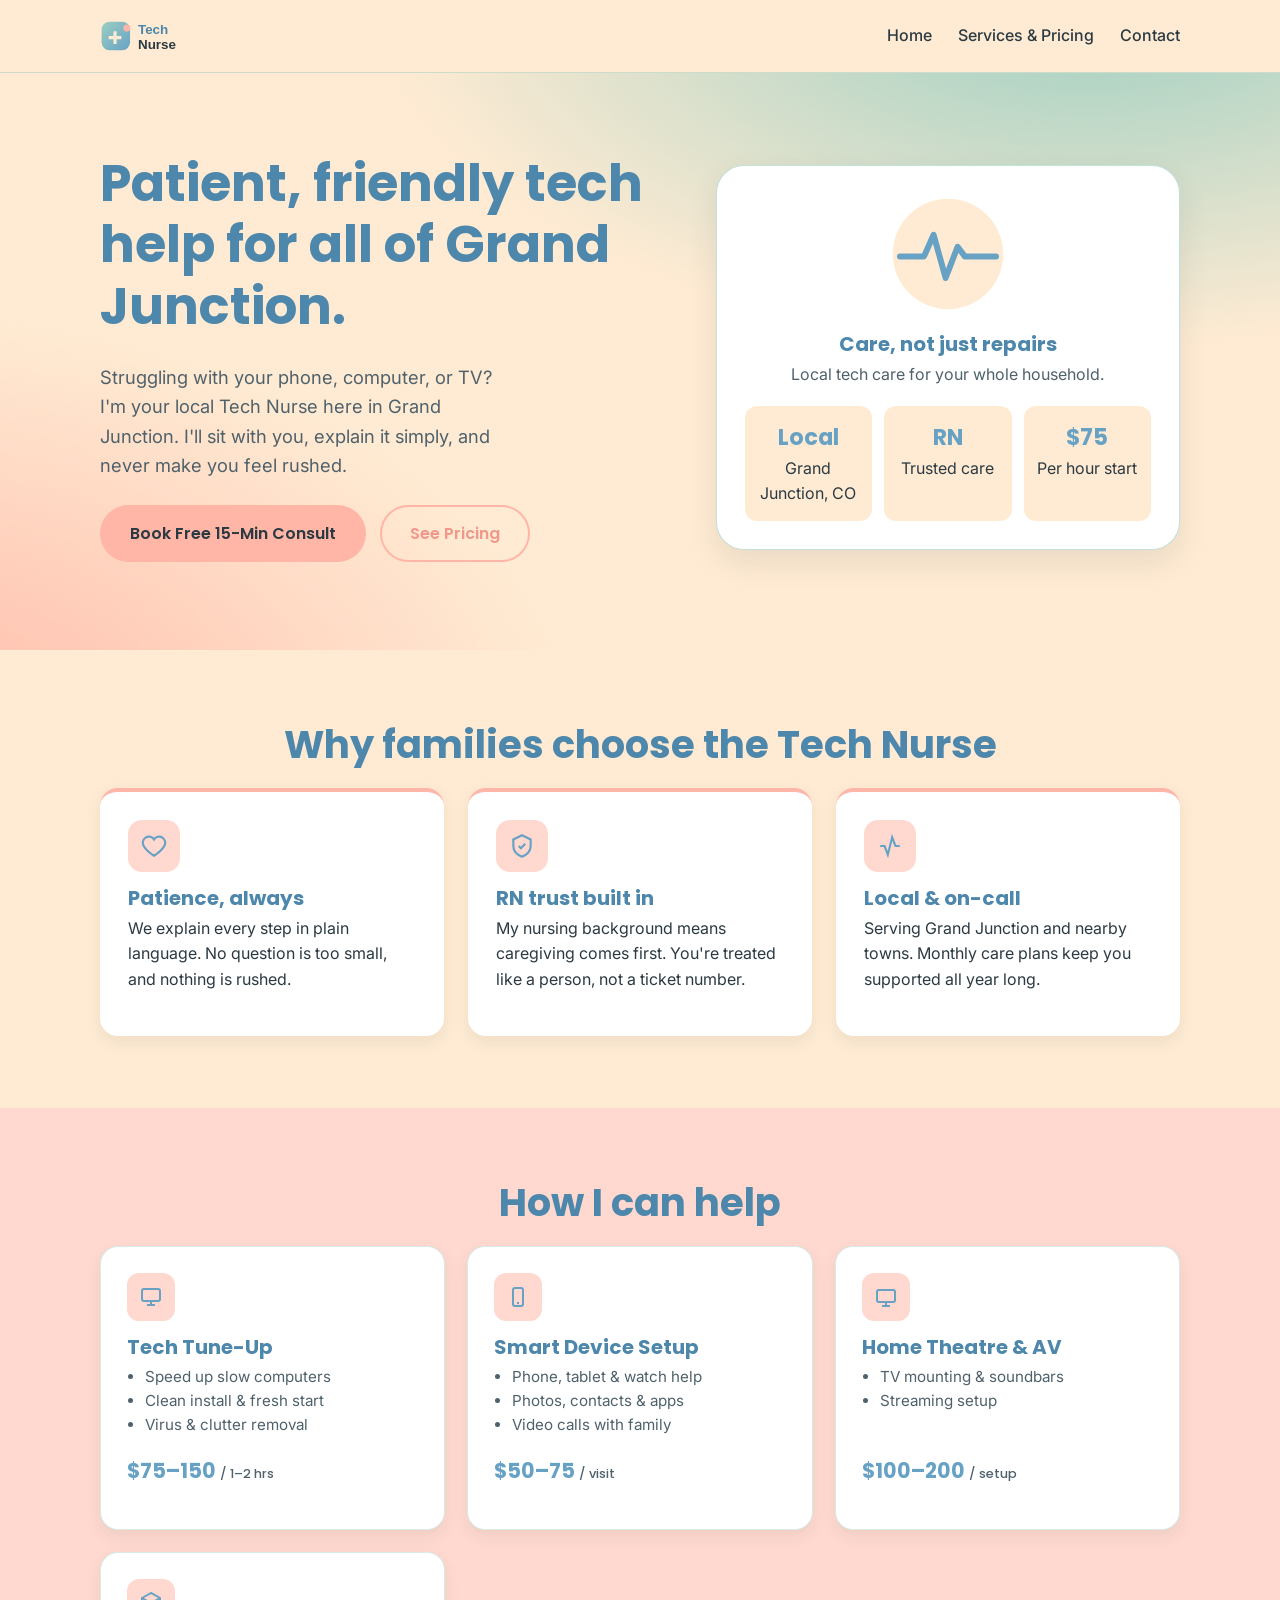
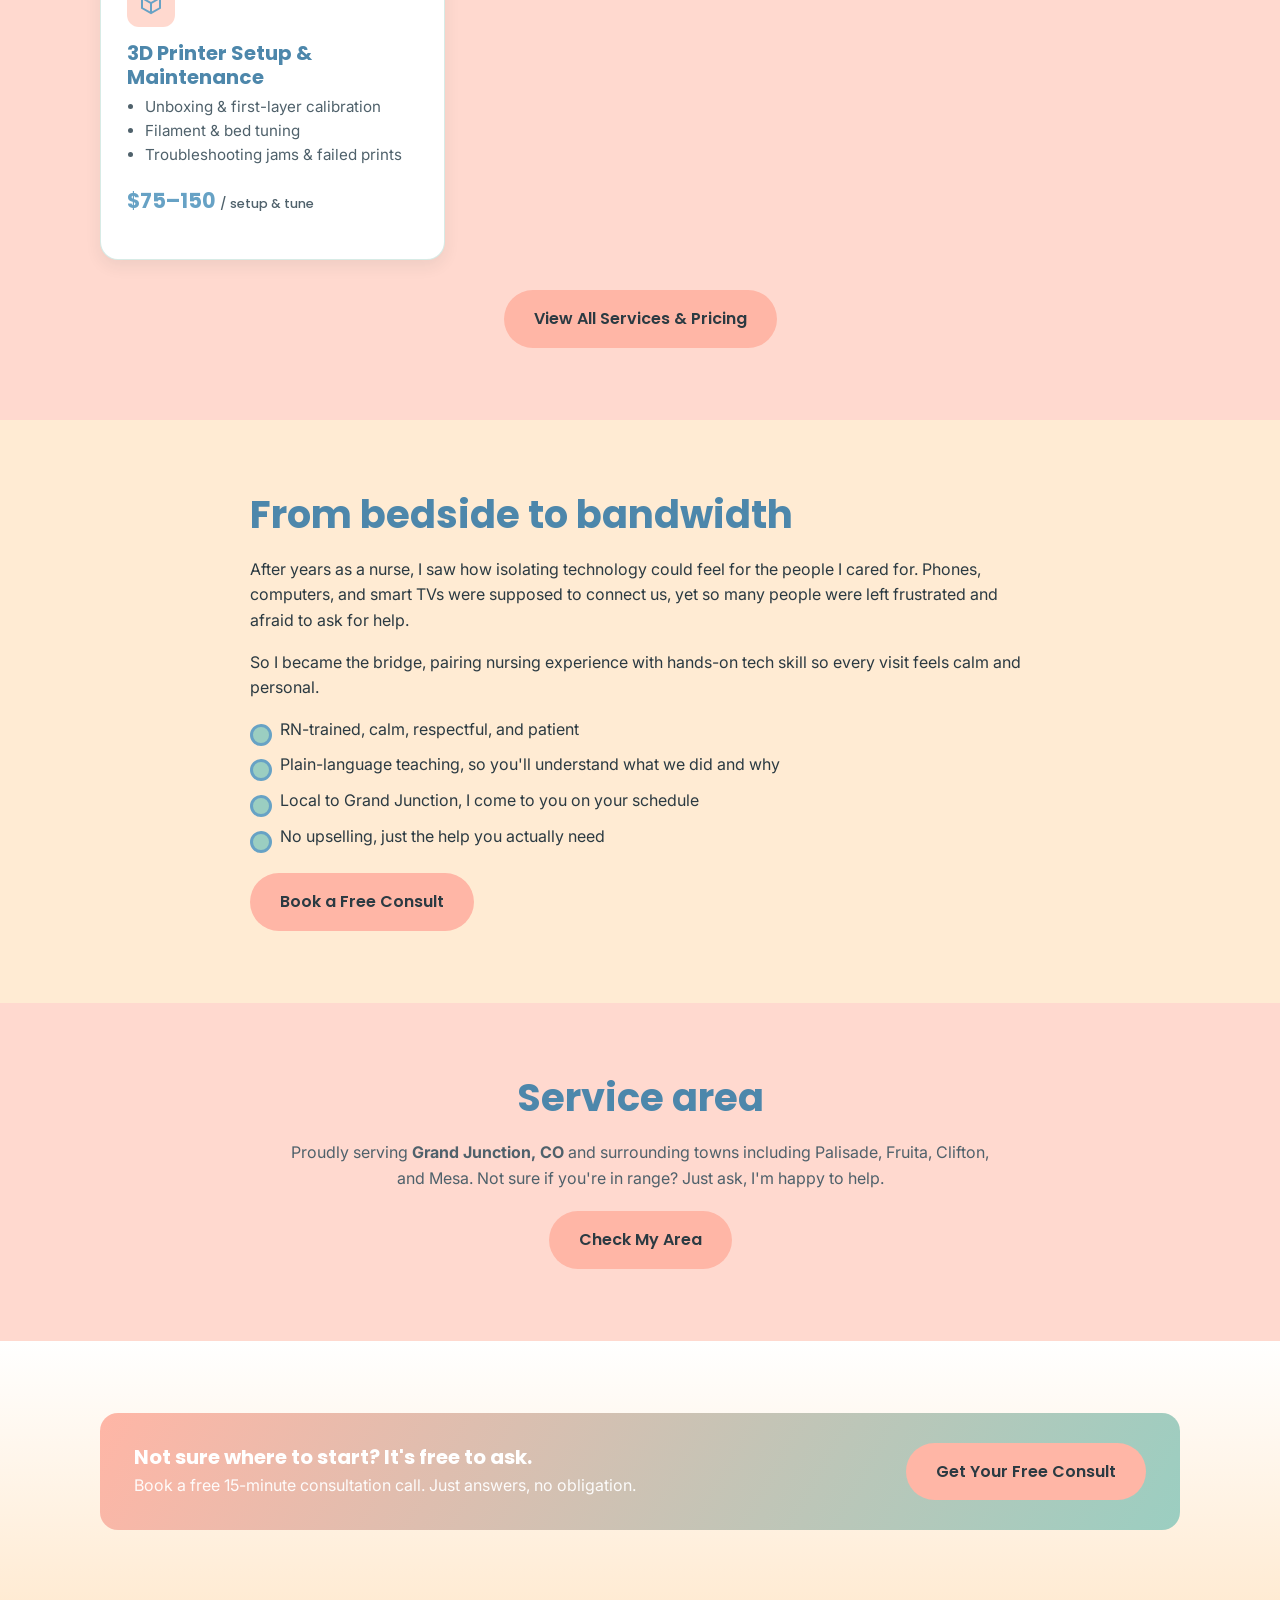
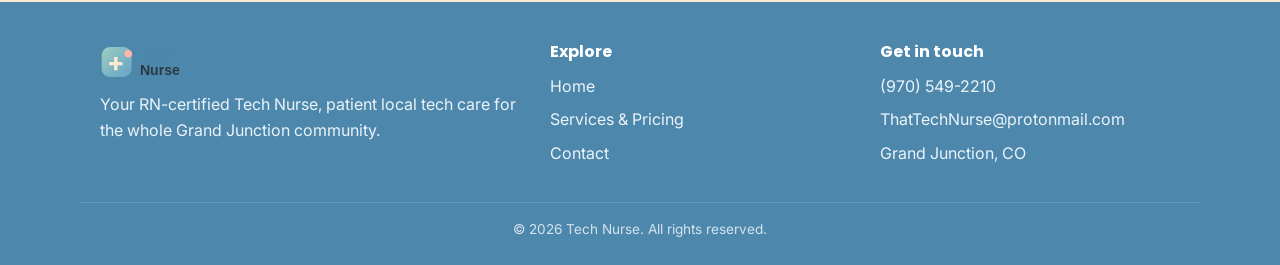
<file: index.html>
<!DOCTYPE html>
<html lang="en">
<head>
  <meta charset="UTF-8" />
  <meta name="viewport" content="width=device-width, initial-scale=1.0" />
  <title>Tech Nurse: RN-Certified Tech Help | Grand Junction, CO</title>
  <meta name="description" content="Friendly, patient, RN-certified tech help for everyone in Grand Junction, CO. Computer tune-ups, device setup, home theatre, and monthly care plans." />
  <link rel="preconnect" href="https://fonts.googleapis.com" />
  <link rel="preconnect" href="https://fonts.gstatic.com" crossorigin />
  <link href="https://fonts.googleapis.com/css2?family=Inter:wght@400;500;600&family=Poppins:wght@600;700&display=swap" rel="stylesheet" />
  <link rel="icon" href="assets/img/logo.svg" />
  <link rel="stylesheet" href="assets/css/styles.css" />
</head>
<body>
  <header class="site-header">
    <div class="container nav">
      <a class="brand" href="index.html">
        <img src="assets/img/logo.svg" alt="Tech Nurse logo" />
      </a>
      <button class="nav-toggle" aria-label="Toggle menu"><span></span><span></span><span></span></button>
      <ul class="nav-links">
        <li><a href="index.html">Home</a></li>
        <li><a href="services.html">Services &amp; Pricing</a></li>
        <li><a href="contact.html">Contact</a></li>
      </ul>
    </div>
  </header>

  <section class="hero">
    <div class="container hero-grid">
      <div>
        <h1>Patient, friendly tech help for all of Grand Junction.</h1>
        <p class="lead">Struggling with your phone, computer, or TV? I'm your local Tech Nurse here in Grand Junction. I'll sit with you, explain it simply, and never make you feel rushed.</p>
        <div class="hero-cta">
          <a class="btn btn--primary" href="contact.html">Book Free 15-Min Consult</a>
          <a class="btn btn--ghost" href="services.html">See Pricing</a>
        </div>
      </div>
      <div class="hero-art">
        <svg class="pulse" viewBox="0 0 100 100" aria-hidden="true">
          <circle cx="50" cy="50" r="46" fill="#FFEBD3"/>
          <path d="M10 52 H30 L38 34 L48 70 L58 44 L64 52 H90" fill="none" stroke="#67A2C5" stroke-width="5" stroke-linecap="round" stroke-linejoin="round"/>
        </svg>
        <h3>Care, not just repairs</h3>
        <p class="sub">Local tech care for your whole household.</p>
        <div class="trust-mini">
          <div><strong>Local</strong>Grand Junction, CO</div>
          <div><strong>RN</strong>Trusted care</div>
          <div><strong>$75</strong>Per hour start</div>
        </div>
      </div>
    </div>
  </section>

  <section class="section">
    <div class="container">
      <h2 style="text-align:center;">Why families choose the Tech Nurse</h2>
      <div class="pillars">
        <div class="pillar">
          <div class="ico">
            <svg width="26" height="26" viewBox="0 0 24 24" fill="none" stroke="#67A2C5" stroke-width="2"><path d="M12 21s-7-4.5-9.5-9A5.5 5.5 0 0 1 12 6a5.5 5.5 0 0 1 9.5 6C19 16.5 12 21 12 21z"/></svg>
          </div>
          <h3>Patience, always</h3>
          <p>We explain every step in plain language. No question is too small, and nothing is rushed.</p>
        </div>
        <div class="pillar">
          <div class="ico">
            <svg width="26" height="26" viewBox="0 0 24 24" fill="none" stroke="#67A2C5" stroke-width="2"><path d="M12 2 4 6v6c0 5 3.5 8 8 10 4.5-2 8-5 8-10V6z"/><path d="m9 12 2 2 4-4"/></svg>
          </div>
          <h3>RN trust built in</h3>
          <p>My nursing background means caregiving comes first. You're treated like a person, not a ticket number.</p>
        </div>
        <div class="pillar">
          <div class="ico">
            <svg width="26" height="26" viewBox="0 0 24 24" fill="none" stroke="#67A2C5" stroke-width="2"><path d="M3 12h4l3 8 4-16 3 8h4"/></svg>
          </div>
          <h3>Local &amp; on-call</h3>
          <p>Serving Grand Junction and nearby towns. Monthly care plans keep you supported all year long.</p>
        </div>
      </div>
    </div>
  </section>

  <section class="section section--alt">
    <div class="container">
      <h2 style="text-align:center;">How I can help</h2>
      <div class="cards">
        <div class="card">
          <div class="ico"><svg width="24" height="24" viewBox="0 0 24 24" fill="none" stroke="#67A2C5" stroke-width="2"><rect x="3" y="4" width="18" height="12" rx="2"/><path d="M8 20h8M12 16v4"/></svg></div>
          <h3>Tech Tune-Up</h3>
          <ul><li>Speed up slow computers</li><li>Clean install &amp; fresh start</li><li>Virus &amp; clutter removal</li></ul>
          <p class="price">$75–150 <small>/ 1–2 hrs</small></p>
        </div>
        <div class="card">
          <div class="ico"><svg width="24" height="24" viewBox="0 0 24 24" fill="none" stroke="#67A2C5" stroke-width="2"><rect x="7" y="3" width="10" height="18" rx="2"/><path d="M11 18h2"/></svg></div>
          <h3>Smart Device Setup</h3>
          <ul><li>Phone, tablet &amp; watch help</li><li>Photos, contacts &amp; apps</li><li>Video calls with family</li></ul>
          <p class="price">$50–75 <small>/ visit</small></p>
        </div>
        <div class="card">
          <div class="ico"><svg width="24" height="24" viewBox="0 0 24 24" fill="none" stroke="#67A2C5" stroke-width="2"><rect x="3" y="5" width="18" height="12" rx="2"/><path d="M8 21h8M12 17v4"/></svg></div>
          <h3>Home Theatre &amp; AV</h3>
          <ul><li>TV mounting &amp; soundbars</li><li>Streaming setup</li></ul>
          <p class="price">$100–200 <small>/ setup</small></p>
        </div>
        <div class="card">
          <div class="ico"><svg width="24" height="24" viewBox="0 0 24 24" fill="none" stroke="#67A2C5" stroke-width="2"><path d="M12 2 3 7v10l9 5 9-5V7z"/><path d="M3 7l9 5 9-5M12 12v10"/></svg></div>
          <h3>3D Printer Setup &amp; Maintenance</h3>
          <ul><li>Unboxing &amp; first-layer calibration</li><li>Filament &amp; bed tuning</li><li>Troubleshooting jams &amp; failed prints</li></ul>
          <p class="price">$75–150 <small>/ setup &amp; tune</small></p>
        </div>
      </div>
      <div style="text-align:center; margin-top:30px;">
        <a class="btn btn--blue" href="services.html">View All Services &amp; Pricing</a>
      </div>
    </div>
  </section>

  <section class="section">
    <div class="container" style="max-width:820px;">
      <div>
        <h2>From bedside to bandwidth</h2>
         <p>After years as a nurse, I saw how isolating technology could feel for the people I cared for. Phones, computers, and smart TVs were supposed to connect us, yet so many people were left frustrated and afraid to ask for help.</p>
         <p>So I became the bridge, pairing nursing experience with hands-on tech skill so every visit feels calm and personal.</p>
        <ul class="about-list">
          <li>RN-trained, calm, respectful, and patient</li>
          <li>Plain-language teaching, so you'll understand what we did and why</li>
          <li>Local to Grand Junction, I come to you on your schedule</li>
          <li>No upselling, just the help you actually need</li>
        </ul>
        <div style="margin-top:24px;">
          <a class="btn btn--primary" href="contact.html">Book a Free Consult</a>
        </div>
      </div>
    </div>
  </section>

  <section class="section section--alt">
    <div class="container" style="max-width:760px;">
      <h2 style="text-align:center;">Service area</h2>
       <p style="text-align:center; color:var(--ink-soft);">Proudly serving <strong>Grand Junction, CO</strong> and surrounding towns including Palisade, Fruita, Clifton, and Mesa. Not sure if you're in range? Just ask, I'm happy to help.</p>
      <div style="text-align:center; margin-top:20px;">
        <a class="btn btn--blue" href="contact.html">Check My Area</a>
      </div>
    </div>
  </section>

  <section class="section section--tint">
    <div class="container">
      <div class="banner">
        <div>
          <h3>Not sure where to start? It's free to ask.</h3>
          <p>Book a free 15-minute consultation call. Just answers, no obligation.</p>
        </div>
        <a class="btn btn--primary" href="contact.html">Get Your Free Consult</a>
      </div>
    </div>
  </section>

  <footer class="site-footer">
    <div class="container footer-grid">
      <div>
        <img src="assets/img/logo.svg" alt="Tech Nurse" style="height:40px; margin-bottom:10px;" />
        <p>Your RN-certified Tech Nurse, patient local tech care for the whole Grand Junction community.</p>
      </div>
      <div>
        <h4>Explore</h4>
        <ul>
          <li><a href="index.html">Home</a></li>
          <li><a href="services.html">Services &amp; Pricing</a></li>
          <li><a href="contact.html">Contact</a></li>
        </ul>
      </div>
      <div>
        <h4>Get in touch</h4>
        <ul>
          <li><a href="tel:+19705492210">(970) 549-2210</a></li>
          <li><a href="mailto:ThatTechNurse@protonmail.com">ThatTechNurse@protonmail.com</a></li>
          <li>Grand Junction, CO</li>
        </ul>
      </div>
    </div>
    <div class="container footer-bottom">© <span id="year"></span> Tech Nurse. All rights reserved.</div>
  </footer>
  <script>document.getElementById("year").textContent = new Date().getFullYear();</script>
  <script src="assets/js/main.js"></script>
</body>
</html>
</file>
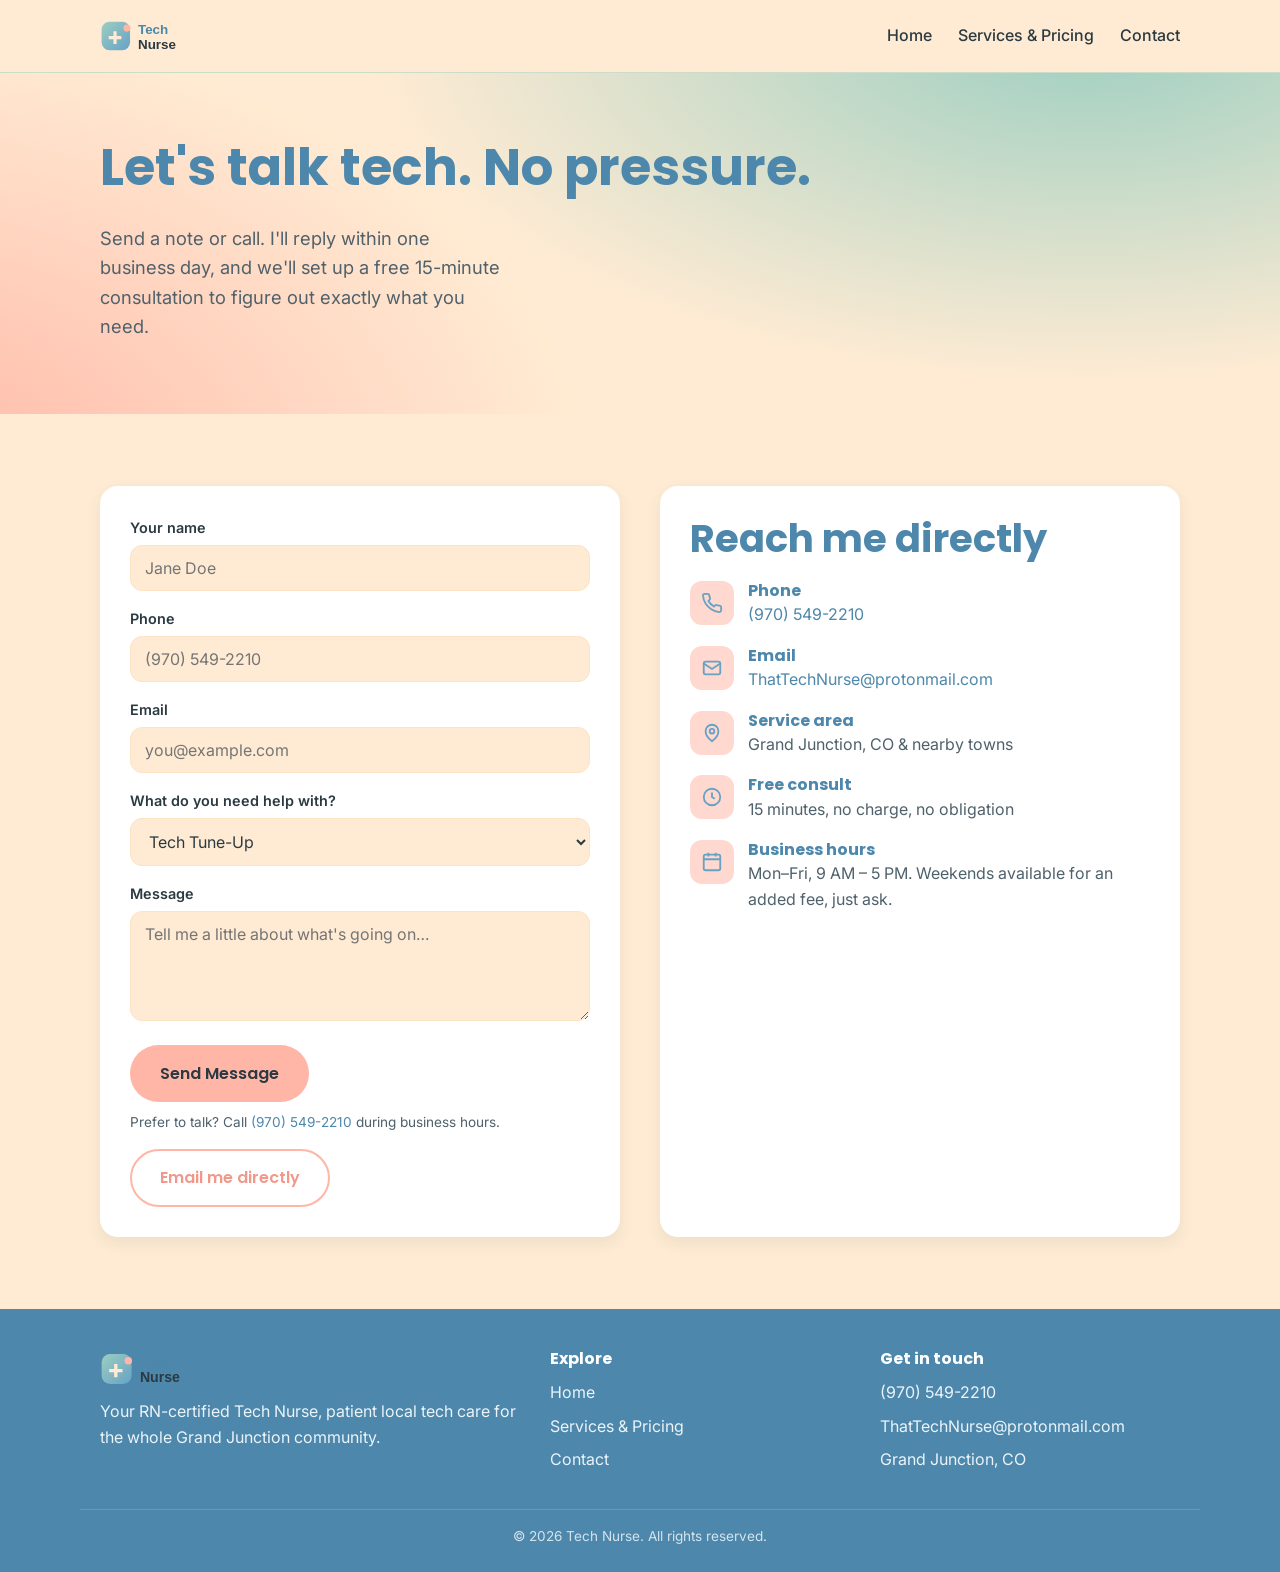
<file: contact.html>
<!DOCTYPE html>
<html lang="en">
<head>
  <meta charset="UTF-8" />
  <meta name="viewport" content="width=device-width, initial-scale=1.0" />
  <title>Contact: Tech Nurse | Grand Junction, CO</title>
  <meta name="description" content="Get in touch with your RN-certified Tech Nurse. Book a free 15-minute consultation call in Grand Junction, CO." />
  <link rel="preconnect" href="https://fonts.googleapis.com" />
  <link rel="preconnect" href="https://fonts.gstatic.com" crossorigin />
  <link href="https://fonts.googleapis.com/css2?family=Inter:wght@400;500;600&family=Poppins:wght@600;700&display=swap" rel="stylesheet" />
  <link rel="icon" href="assets/img/logo.svg" />
  <link rel="stylesheet" href="assets/css/styles.css" />
</head>
<body>
  <header class="site-header">
    <div class="container nav">
      <a class="brand" href="index.html"><img src="assets/img/logo.svg" alt="Tech Nurse logo" /></a>
      <button class="nav-toggle" aria-label="Toggle menu"><span></span><span></span><span></span></button>
      <ul class="nav-links">
        <li><a href="index.html">Home</a></li>
        <li><a href="services.html">Services &amp; Pricing</a></li>
        <li><a href="contact.html">Contact</a></li>
      </ul>
    </div>
  </header>

  <section class="hero" style="padding:64px 0 56px;">
    <div class="container">
      <h1>Let's talk tech. No pressure.</h1>
      <p class="lead">Send a note or call. I'll reply within one business day, and we'll set up a free 15-minute consultation to figure out exactly what you need.</p>
    </div>
  </section>

  <section class="section">
    <div class="container contact-grid">
      <form class="form" data-contact-form action="https://formspree.io/f/xbdvvgrr" method="POST">
        <input type="text" name="_gotcha" style="display:none" tabindex="-1" autocomplete="off" />
        <input type="hidden" name="_subject" value="New Tech Nurse inquiry" />
        <div class="form-status" data-form-status></div>
        <div class="field">
          <label for="name">Your name</label>
          <input id="name" name="name" type="text" required placeholder="Jane Doe" />
        </div>
        <div class="field">
          <label for="phone">Phone</label>
          <input id="phone" name="phone" type="tel" placeholder="(970) 549-2210" />
        </div>
        <div class="field">
          <label for="email">Email</label>
          <input id="email" name="email" type="email" required placeholder="you@example.com" />
        </div>
        <div class="field">
          <label for="service">What do you need help with?</label>
          <select id="service" name="service">
            <option value="Tech Tune-Up">Tech Tune-Up</option>
            <option value="Smart Device Setup">Smart Device Setup</option>
            <option value="Home Theatre / AV">Home Theatre / AV</option>
            <option value="3D Printer Setup & Maintenance">3D Printer Setup & Maintenance</option>
            <option value="Tech Wellness Check">Tech Wellness Check</option>
            <option value="Monthly Tech Care">Monthly Tech Care</option>
            <option value="Not sure yet">Not sure yet</option>
          </select>
        </div>
        <div class="field">
          <label for="message">Message</label>
          <textarea id="message" name="message" placeholder="Tell me a little about what's going on…"></textarea>
        </div>
        <button class="btn btn--primary" type="submit">Send Message</button>
        <p class="form-note">Prefer to talk? Call <a href="tel:+19705492210">(970) 549-2210</a> during business hours.</p>
        <a class="btn btn--ghost" href="mailto:ThatTechNurse@protonmail.com">Email me directly</a>
      </form>

      <div class="contact-info">
        <h2>Reach me directly</h2>
        <div class="row">
          <div class="ico"><svg width="22" height="22" viewBox="0 0 24 24" fill="none" stroke="#67A2C5" stroke-width="2"><path d="M22 16.9v3a2 2 0 0 1-2.2 2 19.8 19.8 0 0 1-8.6-3 19.5 19.5 0 0 1-6-6 19.8 19.8 0 0 1-3-8.7A2 2 0 0 1 4.1 2h3a2 2 0 0 1 2 1.7c.1 1 .4 1.9.7 2.8a2 2 0 0 1-.5 2.1L8.1 9.9a16 16 0 0 0 6 6l1.3-1.3a2 2 0 0 1 2.1-.4c.9.3 1.8.6 2.8.7a2 2 0 0 1 1.7 2z"/></svg></div>
          <div>
            <h4>Phone</h4>
            <p><a href="tel:+19705492210">(970) 549-2210</a></p>
          </div>
        </div>
        <div class="row">
          <div class="ico"><svg width="22" height="22" viewBox="0 0 24 24" fill="none" stroke="#67A2C5" stroke-width="2"><rect x="3" y="5" width="18" height="14" rx="2"/><path d="m3 7 9 6 9-6"/></svg></div>
          <div>
            <h4>Email</h4>
            <p><a href="mailto:ThatTechNurse@protonmail.com">ThatTechNurse@protonmail.com</a></p>
          </div>
        </div>
        <div class="row">
          <div class="ico"><svg width="22" height="22" viewBox="0 0 24 24" fill="none" stroke="#67A2C5" stroke-width="2"><path d="M12 21s-7-5.5-7-11a7 7 0 0 1 14 0c0 5.5-7 11-7 11z"/><circle cx="12" cy="10" r="2.5"/></svg></div>
          <div>
            <h4>Service area</h4>
            <p>Grand Junction, CO &amp; nearby towns</p>
          </div>
        </div>
        <div class="row">
          <div class="ico"><svg width="22" height="22" viewBox="0 0 24 24" fill="none" stroke="#67A2C5" stroke-width="2"><circle cx="12" cy="12" r="9"/><path d="M12 7v5l3 2"/></svg></div>
          <div>
            <h4>Free consult</h4>
            <p>15 minutes, no charge, no obligation</p>
          </div>
        </div>
        <div class="row">
          <div class="ico"><svg width="22" height="22" viewBox="0 0 24 24" fill="none" stroke="#67A2C5" stroke-width="2"><rect x="3" y="4" width="18" height="17" rx="2"/><path d="M3 9h18M8 2v4M16 2v4"/></svg></div>
          <div>
            <h4>Business hours</h4>
            <p>Mon–Fri, 9 AM – 5 PM. Weekends available for an added fee, just ask.</p>
          </div>
        </div>
      </div>
    </div>
  </section>

  <footer class="site-footer">
    <div class="container footer-grid">
      <div>
        <img src="assets/img/logo.svg" alt="Tech Nurse" style="height:40px; margin-bottom:10px;" />
        <p>Your RN-certified Tech Nurse, patient local tech care for the whole Grand Junction community.</p>
      </div>
      <div>
        <h4>Explore</h4>
        <ul>
          <li><a href="index.html">Home</a></li>
          <li><a href="services.html">Services &amp; Pricing</a></li>
          <li><a href="contact.html">Contact</a></li>
        </ul>
      </div>
      <div>
        <h4>Get in touch</h4>
        <ul>
          <li><a href="tel:+19705492210">(970) 549-2210</a></li>
          <li><a href="mailto:ThatTechNurse@protonmail.com">ThatTechNurse@protonmail.com</a></li>
          <li>Grand Junction, CO</li>
        </ul>
      </div>
    </div>
    <div class="container footer-bottom">© <span id="year"></span> Tech Nurse. All rights reserved.</div>
  </footer>
  <script>document.getElementById("year").textContent = new Date().getFullYear();</script>
  <script src="assets/js/main.js"></script>
</body>
</html>
</file>
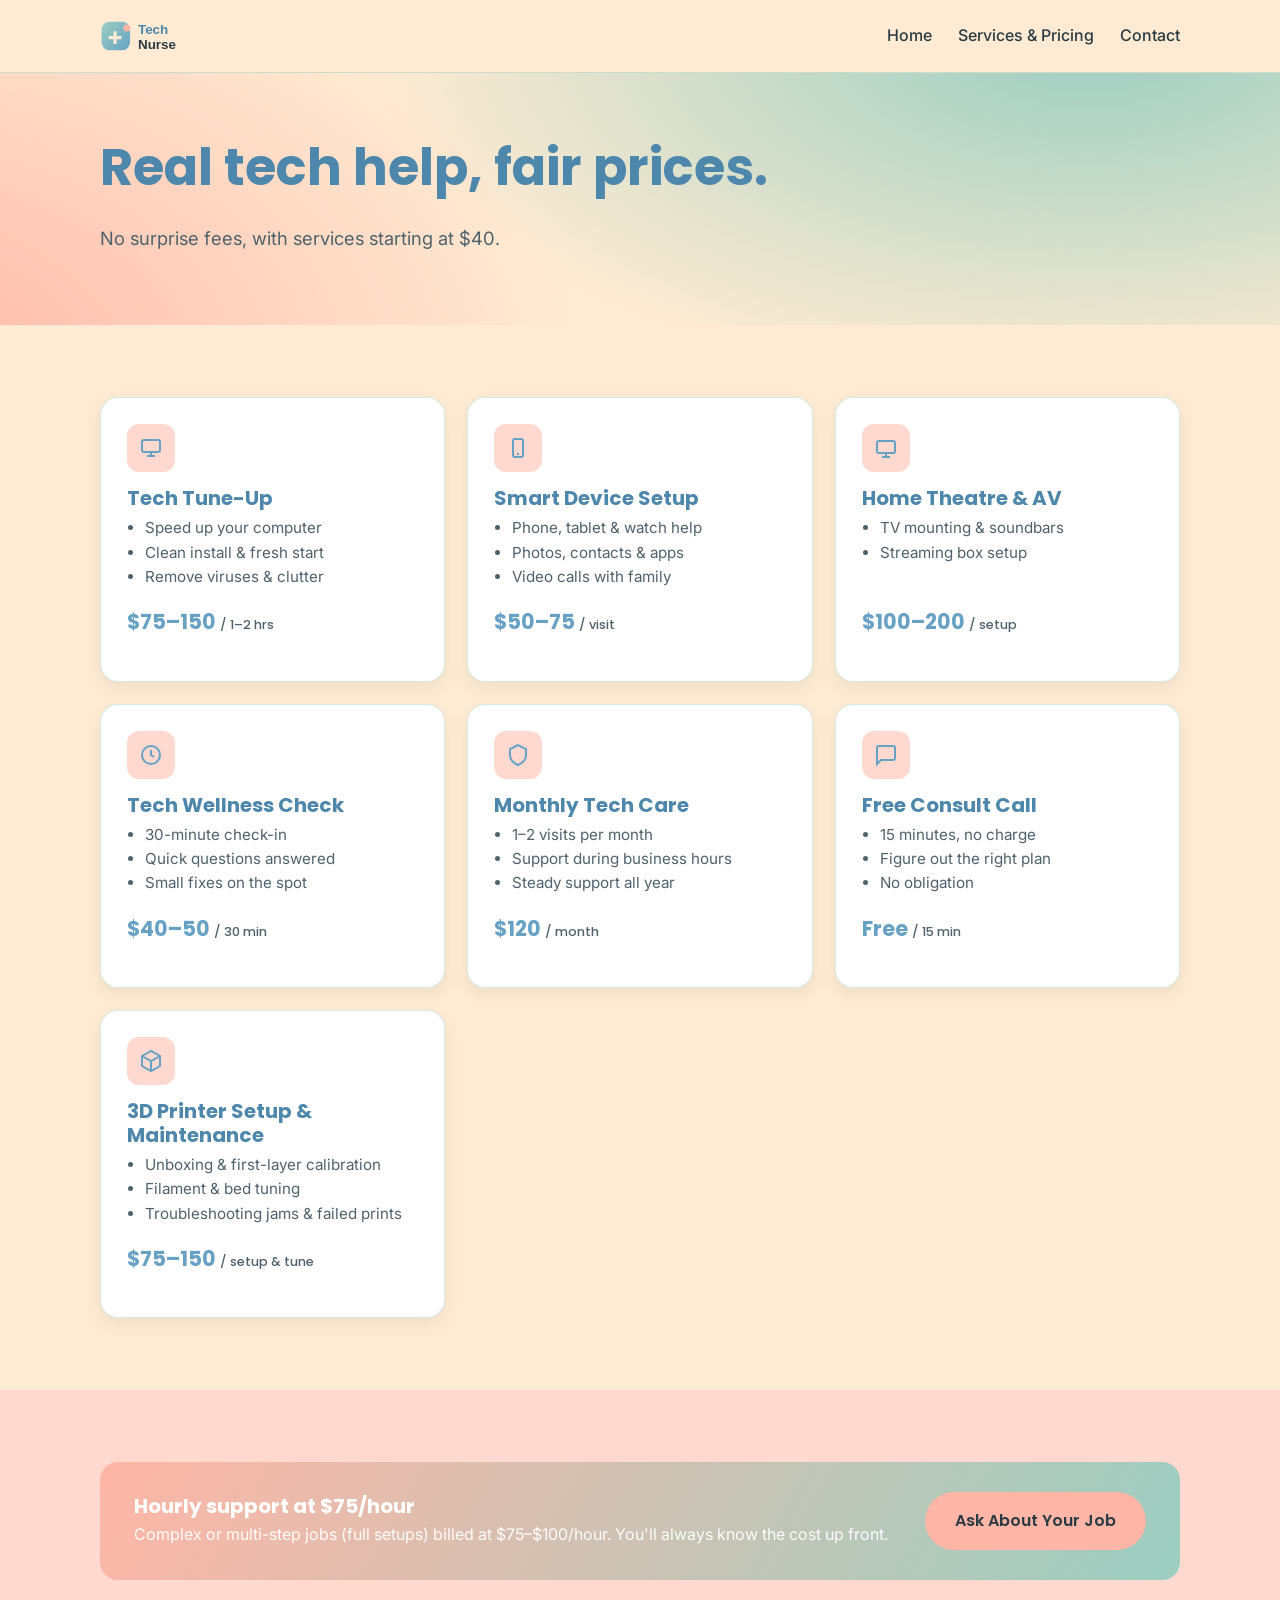
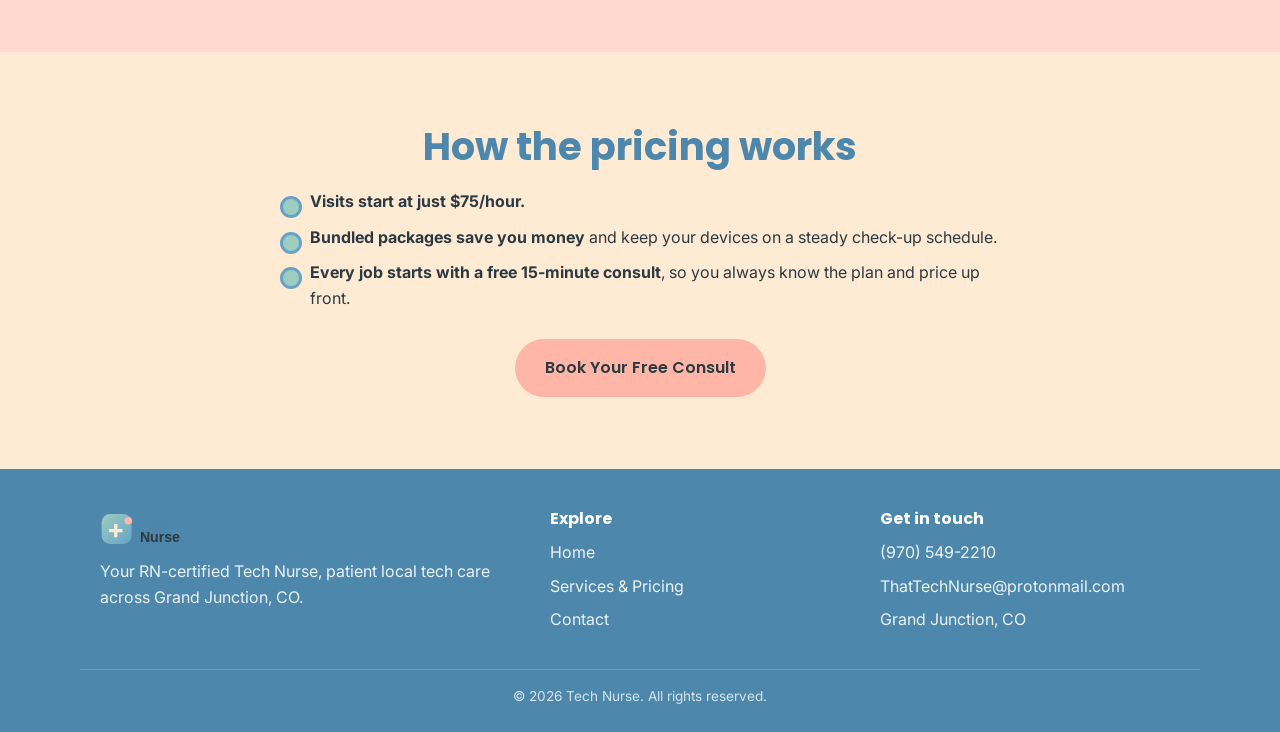
<file: services.html>
<!DOCTYPE html>
<html lang="en">
<head>
  <meta charset="UTF-8" />
  <meta name="viewport" content="width=device-width, initial-scale=1.0" />
  <title>Services &amp; Pricing: Tech Nurse | Grand Junction, CO</title>
  <meta name="description" content="Transparent tech support pricing in Grand Junction, CO. Tune-ups, device setup, home theatre, wellness checks, and monthly care plans." />
  <link rel="preconnect" href="https://fonts.googleapis.com" />
  <link rel="preconnect" href="https://fonts.gstatic.com" crossorigin />
  <link href="https://fonts.googleapis.com/css2?family=Inter:wght@400;500;600&family=Poppins:wght@600;700&display=swap" rel="stylesheet" />
  <link rel="icon" href="assets/img/logo.svg" />
  <link rel="stylesheet" href="assets/css/styles.css" />
</head>
<body>
  <header class="site-header">
    <div class="container nav">
      <a class="brand" href="index.html"><img src="assets/img/logo.svg" alt="Tech Nurse logo" /></a>
      <button class="nav-toggle" aria-label="Toggle menu"><span></span><span></span><span></span></button>
      <ul class="nav-links">
        <li><a href="index.html">Home</a></li>
        <li><a href="services.html">Services &amp; Pricing</a></li>
        <li><a href="contact.html">Contact</a></li>
      </ul>
    </div>
  </header>

  <section class="hero" style="padding:64px 0 56px;">
    <div class="container">
      <h1>Real tech help, fair prices.</h1>
       <p class="lead" style="max-width:none;">No surprise fees, with services starting at $40.</p>
    </div>
  </section>

  <section class="section">
    <div class="container">
      <div class="cards">
        <div class="card">
          <div class="ico"><svg width="24" height="24" viewBox="0 0 24 24" fill="none" stroke="#67A2C5" stroke-width="2"><rect x="3" y="4" width="18" height="12" rx="2"/><path d="M8 20h8M12 16v4"/></svg></div>
          <h3>Tech Tune-Up</h3>
          <ul><li>Speed up your computer</li><li>Clean install &amp; fresh start</li><li>Remove viruses &amp; clutter</li></ul>
          <p class="price">$75–150 <small>/ 1–2 hrs</small></p>
        </div>
        <div class="card">
          <div class="ico"><svg width="24" height="24" viewBox="0 0 24 24" fill="none" stroke="#67A2C5" stroke-width="2"><rect x="7" y="3" width="10" height="18" rx="2"/><path d="M11 18h2"/></svg></div>
          <h3>Smart Device Setup</h3>
          <ul><li>Phone, tablet &amp; watch help</li><li>Photos, contacts &amp; apps</li><li>Video calls with family</li></ul>
          <p class="price">$50–75 <small>/ visit</small></p>
        </div>
        <div class="card">
          <div class="ico"><svg width="24" height="24" viewBox="0 0 24 24" fill="none" stroke="#67A2C5" stroke-width="2"><rect x="3" y="5" width="18" height="12" rx="2"/><path d="M8 21h8M12 17v4"/></svg></div>
          <h3>Home Theatre &amp; AV</h3>
          <ul><li>TV mounting &amp; soundbars</li><li>Streaming box setup</li></ul>
          <p class="price">$100–200 <small>/ setup</small></p>
        </div>
        <div class="card">
          <div class="ico"><svg width="24" height="24" viewBox="0 0 24 24" fill="none" stroke="#67A2C5" stroke-width="2"><circle cx="12" cy="12" r="9"/><path d="M12 7v5l3 2"/></svg></div>
          <h3>Tech Wellness Check</h3>
          <ul><li>30-minute check-in</li><li>Quick questions answered</li><li>Small fixes on the spot</li></ul>
          <p class="price">$40–50 <small>/ 30 min</small></p>
        </div>
        <div class="card">
          <div class="ico"><svg width="24" height="24" viewBox="0 0 24 24" fill="none" stroke="#67A2C5" stroke-width="2"><path d="M12 2 4 6v6c0 5 3.5 8 8 10 4.5-2 8-5 8-10V6z"/></svg></div>
          <h3>Monthly Tech Care</h3>
          <ul><li>1–2 visits per month</li><li>Support during business hours</li><li>Steady support all year</li></ul>
          <p class="price">$120 <small>/ month</small></p>
        </div>
        <div class="card">
          <div class="ico"><svg width="24" height="24" viewBox="0 0 24 24" fill="none" stroke="#67A2C5" stroke-width="2"><path d="M21 15a2 2 0 0 1-2 2H7l-4 4V5a2 2 0 0 1 2-2h14a2 2 0 0 1 2 2z"/></svg></div>
          <h3>Free Consult Call</h3>
          <ul><li>15 minutes, no charge</li><li>Figure out the right plan</li><li>No obligation</li></ul>
          <p class="price">Free <small>/ 15 min</small></p>
        </div>
        <div class="card">
          <div class="ico"><svg width="24" height="24" viewBox="0 0 24 24" fill="none" stroke="#67A2C5" stroke-width="2"><path d="M12 2 3 7v10l9 5 9-5V7z"/><path d="M3 7l9 5 9-5M12 12v10"/></svg></div>
          <h3>3D Printer Setup &amp; Maintenance</h3>
          <ul><li>Unboxing &amp; first-layer calibration</li><li>Filament &amp; bed tuning</li><li>Troubleshooting jams &amp; failed prints</li></ul>
          <p class="price">$75–150 <small>/ setup &amp; tune</small></p>
        </div>
      </div>
    </div>
  </section>

  <section class="section section--alt">
    <div class="container">
      <div class="banner">
        <div>
          <h3>Hourly support at $75/hour</h3>
          <p>Complex or multi-step jobs (full setups) billed at $75–$100/hour. You'll always know the cost up front.</p>
        </div>
        <a class="btn btn--primary" href="contact.html">Ask About Your Job</a>
      </div>
    </div>
  </section>

  <section class="section">
    <div class="container" style="max-width:760px;">
      <h2 style="text-align:center;">How the pricing works</h2>
      <ul class="about-list">
         <li><strong>Visits start at just $75/hour.</strong></li>
        <li><strong>Bundled packages save you money</strong> and keep your devices on a steady check-up schedule.</li>
        <li><strong>Every job starts with a free 15-minute consult</strong>, so you always know the plan and price up front.</li>
      </ul>
      <div style="text-align:center; margin-top:28px;">
        <a class="btn btn--blue" href="contact.html">Book Your Free Consult</a>
      </div>
    </div>
  </section>

  <footer class="site-footer">
    <div class="container footer-grid">
      <div>
        <img src="assets/img/logo.svg" alt="Tech Nurse" style="height:40px; margin-bottom:10px;" />
        <p>Your RN-certified Tech Nurse, patient local tech care across Grand Junction, CO.</p>
      </div>
      <div>
        <h4>Explore</h4>
        <ul>
          <li><a href="index.html">Home</a></li>
          <li><a href="services.html">Services &amp; Pricing</a></li>
          <li><a href="contact.html">Contact</a></li>
        </ul>
      </div>
      <div>
        <h4>Get in touch</h4>
        <ul>
          <li><a href="tel:+19705492210">(970) 549-2210</a></li>
          <li><a href="mailto:ThatTechNurse@protonmail.com">ThatTechNurse@protonmail.com</a></li>
          <li>Grand Junction, CO</li>
        </ul>
      </div>
    </div>
    <div class="container footer-bottom">© <span id="year"></span> Tech Nurse. All rights reserved.</div>
  </footer>
  <script>document.getElementById("year").textContent = new Date().getFullYear();</script>
  <script src="assets/js/main.js"></script>
</body>
</html>
</file>
<file: assets/css/styles.css>
:root {
  --peach: #FFB6A6;
  --cream: #FFEBD3;
  --teal: #9BCEC1;
  --blue: #67A2C5;
  --peach-soft: #ffd9cf;

  --peach-dark: #f0998a;
  --blue-dark: #4d87ab;
  --ink: #2b3a42;
  --ink-soft: #4f616b;
  --white: #ffffff;
  --cream-deep: #fde2c4;

  --maxw: 1120px;
  --radius: 18px;
  --radius-sm: 12px;
  --shadow: 0 12px 30px rgba(43, 58, 66, 0.10);
  --shadow-sm: 0 6px 16px rgba(43, 58, 66, 0.08);
  --font-head: "Poppins", system-ui, sans-serif;
  --font-body: "Inter", system-ui, sans-serif;
}

* { box-sizing: border-box; }

html { scroll-behavior: smooth; }

body {
  margin: 0;
  font-family: var(--font-body);
  color: var(--ink);
  background: var(--cream);
  line-height: 1.6;
  -webkit-font-smoothing: antialiased;
}

h1, h2, h3, h4 {
  font-family: var(--font-head);
  color: var(--blue-dark);
  line-height: 1.2;
  margin: 0 0 0.5em;
}

h1 { font-size: clamp(2rem, 5vw, 3.2rem); }
h2 { font-size: clamp(1.6rem, 3.5vw, 2.4rem); }
h3 { font-size: 1.25rem; }

p { margin: 0 0 1rem; }

a { color: var(--blue-dark); text-decoration: none; }
a:hover { color: var(--peach-dark); }

img, svg { max-width: 100%; display: block; }

.container {
  width: 100%;
  max-width: var(--maxw);
  margin: 0 auto;
  padding: 0 20px;
}

.section { padding: 72px 0; }
.section--alt { background: var(--peach-soft); }
.section--tint { background: linear-gradient(180deg, var(--white) 0%, var(--cream) 100%); }

/* ---------- Buttons ---------- */
.btn {
  display: inline-block;
  font-family: var(--font-head);
  font-weight: 600;
  font-size: 1rem;
  padding: 14px 28px;
  border-radius: 999px;
  border: 2px solid transparent;
  cursor: pointer;
  transition: transform 0.12s ease, background 0.2s ease, box-shadow 0.2s ease;
}
.btn:hover { transform: translateY(-2px); }
.btn--primary { background: var(--peach); color: var(--ink); }
.btn--primary:hover { background: var(--peach-dark); }
.btn--blue { background: var(--peach); color: var(--ink); }
.btn--blue:hover { background: var(--peach-dark); }
.btn--ghost { background: transparent; border-color: var(--peach); color: var(--peach-dark); }
.btn--ghost:hover { background: var(--peach); color: var(--ink); }

/* ---------- Header / Nav ---------- */
.site-header {
  position: sticky;
  top: 0;
  z-index: 50;
  background: rgba(255, 235, 211, 0.85);
  backdrop-filter: blur(10px);
  border-bottom: 1px solid rgba(155, 206, 193, 0.5);
}
.nav {
  display: flex;
  align-items: center;
  justify-content: space-between;
  height: 72px;
}
.brand { display: flex; align-items: center; gap: 10px; font-family: var(--font-head); font-weight: 700; font-size: 1.2rem; color: var(--blue-dark); }
.brand img { height: 38px; width: auto; }
.nav-links { display: flex; align-items: center; gap: 26px; list-style: none; margin: 0; padding: 0; }
.nav-links a { font-weight: 500; color: var(--ink); }
.nav-links a:hover { color: var(--blue-dark); }
.nav-toggle { display: none; background: none; border: none; cursor: pointer; padding: 8px; }
.nav-toggle span { display: block; width: 24px; height: 3px; background: var(--ink); margin: 4px 0; border-radius: 2px; transition: 0.2s; }

/* ---------- Hero ---------- */
.hero {
  background: radial-gradient(1200px 600px at 85% -15%, var(--teal) 0%, transparent 60%),
              radial-gradient(1100px 700px at -10% 120%, var(--peach) 0%, transparent 65%),
              var(--cream);
  padding: 80px 0 88px;
}
.hero-grid { display: grid; grid-template-columns: 1.1fr 0.9fr; gap: 48px; align-items: center; }
.hero p.lead { font-size: 1.15rem; color: var(--ink-soft); max-width: 34ch; }
.hero-cta { display: flex; gap: 14px; flex-wrap: wrap; margin-top: 24px; }
.hero-art {
  background: var(--white);
  border-radius: 28px;
  padding: 28px;
  box-shadow: var(--shadow);
  border: 1px solid rgba(155, 206, 193, 0.6);
}
.pulse {
  width: 120px; height: 120px; margin: 0 auto 18px;
}
.hero-art h3 { text-align: center; margin-bottom: 6px; }
.hero-art .sub { text-align: center; color: var(--ink-soft); margin-bottom: 18px; }
.trust-mini { display: grid; grid-template-columns: repeat(3, 1fr); gap: 12px; text-align: center; }
.trust-mini div { background: var(--cream); border-radius: var(--radius-sm); padding: 14px 8px; }
.trust-mini strong { display: block; font-family: var(--font-head); font-size: 1.4rem; color: var(--blue); }

/* ---------- Pillars ---------- */
.pillars { display: grid; grid-template-columns: repeat(3, 1fr); gap: 24px; margin-top: 8px; }
.pillar {
  background: var(--white); border-radius: var(--radius);
  padding: 28px; box-shadow: var(--shadow-sm);
  border-top: 4px solid var(--peach);
}
.pillar .ico { width: 52px; height: 52px; border-radius: 14px; background: var(--peach-soft); display: grid; place-items: center; margin-bottom: 14px; }
.pillar h3 { margin-bottom: 6px; }

/* ---------- Services ---------- */
.cards { display: grid; grid-template-columns: repeat(auto-fit, minmax(260px, 1fr)); gap: 22px; }
.card {
  background: var(--white); border-radius: var(--radius);
  padding: 26px; box-shadow: var(--shadow-sm);
  border: 1px solid rgba(155, 206, 193, 0.4);
  display: flex; flex-direction: column;
}
.card .ico { width: 48px; height: 48px; border-radius: 12px; background: var(--peach-soft); display: grid; place-items: center; margin-bottom: 14px; }
.card h3 { margin-bottom: 6px; }
.card ul { margin: 0 0 16px; padding-left: 18px; color: var(--ink-soft); font-size: 0.95rem; }
.card .price { font-family: var(--font-head); font-weight: 700; color: var(--blue); font-size: 1.3rem; margin-top: auto; }
.card .price small { font-weight: 500; color: var(--ink-soft); font-size: 0.8rem; }

/* ---------- Pricing note banner ---------- */
.banner {
  background: linear-gradient(120deg, var(--peach) 0%, var(--teal) 100%);
  color: var(--white); border-radius: var(--radius);
  padding: 30px 34px; display: flex; align-items: center; justify-content: space-between; gap: 24px; flex-wrap: wrap;
}
.banner h3 { color: var(--white); margin: 0 0 4px; }
.banner p { margin: 0; opacity: 0.95; }

/* ---------- About ---------- */
.about-grid { display: grid; grid-template-columns: 0.9fr 1.1fr; gap: 48px; align-items: center; }
.about-photo {
  background: linear-gradient(135deg, var(--peach) 0%, var(--teal) 100%);
  border-radius: 24px; aspect-ratio: 4/5; display: grid; place-items: center;
  box-shadow: var(--shadow);
}
.about-photo svg { width: 55%; }
.about-list { list-style: none; padding: 0; margin: 16px 0 0; }
.about-list li { padding-left: 30px; position: relative; margin-bottom: 10px; }
.about-list li::before {
  content: ""; position: absolute; left: 0; top: 7px;
  width: 16px; height: 16px; border-radius: 50%;
  background: var(--teal); border: 3px solid var(--blue);
}

/* ---------- Testimonials ---------- */
.quotes { display: grid; grid-template-columns: repeat(auto-fit, minmax(280px, 1fr)); gap: 22px; }
.quote {
  background: var(--white); border-radius: var(--radius); padding: 26px;
  box-shadow: var(--shadow-sm); border-left: 5px solid var(--peach);
}
.quote p { font-style: italic; color: var(--ink-soft); }
.quote .who { font-weight: 600; color: var(--blue-dark); font-style: normal; }

/* ---------- Contact ---------- */
.contact-grid { display: grid; grid-template-columns: 1fr 1fr; gap: 40px; }
.form {
  background: var(--white); border-radius: var(--radius); padding: 30px;
  box-shadow: var(--shadow-sm);
}
.field { margin-bottom: 16px; }
.field label { display: block; font-weight: 600; margin-bottom: 6px; font-size: 0.9rem; }
.field input, .field select, .field textarea {
  width: 100%; padding: 12px 14px; border-radius: var(--radius-sm);
  border: 1.5px solid var(--cream-deep); background: var(--cream);
  font-family: var(--font-body); font-size: 1rem; color: var(--ink);
}
.field input:focus, .field select:focus, .field textarea:focus {
  outline: none; border-color: var(--blue); background: var(--white);
}
.field textarea { resize: vertical; min-height: 110px; }
.form-note { font-size: 0.85rem; color: var(--ink-soft); margin-top: 10px; }
.form-status { padding: 12px 14px; border-radius: var(--radius-sm); margin-bottom: 14px; display: none; }
.form-status.ok { display: block; background: #e3f5ee; color: #1d7a5b; }
.form-status.err { display: block; background: #fde8e3; color: #b23b22; }
.contact-info { background: var(--white); border-radius: var(--radius); padding: 30px; box-shadow: var(--shadow-sm); }
.contact-info .row { display: flex; gap: 14px; align-items: flex-start; margin-bottom: 18px; }
.contact-info .ico { flex: 0 0 44px; height: 44px; border-radius: 12px; background: var(--peach-soft); display: grid; place-items: center; }
.contact-info h4 { margin: 0 0 2px; font-size: 1rem; }
.contact-info p { margin: 0; color: var(--ink-soft); }

/* ---------- Footer ---------- */
.site-footer { background: var(--blue-dark); color: #eaf4fa; padding: 40px 0 24px; }
.footer-grid { display: grid; grid-template-columns: 1.4fr 1fr 1fr; gap: 30px; }
.site-footer a { color: #eaf4fa; }
.site-footer a:hover { color: var(--peach); }
.site-footer h4 { color: var(--white); font-size: 1rem; margin-bottom: 12px; }
.site-footer ul { list-style: none; padding: 0; margin: 0; }
.site-footer ul li { margin-bottom: 8px; }
.footer-bottom { border-top: 1px solid rgba(255,255,255,0.18); margin-top: 28px; padding-top: 16px; font-size: 0.85rem; text-align: center; opacity: 0.85; }

/* ---------- Responsive ---------- */
@media (max-width: 860px) {
  .hero-grid, .about-grid, .contact-grid { grid-template-columns: 1fr; }
  .pillars { grid-template-columns: 1fr; }
  .nav-links {
    position: absolute; top: 72px; left: 0; right: 0;
    flex-direction: column; gap: 0; background: var(--cream);
    border-bottom: 1px solid rgba(155,206,193,0.5);
    max-height: 0; overflow: hidden; transition: max-height 0.25s ease;
  }
  .nav-links.open { max-height: 320px; }
  .nav-links li { width: 100%; }
  .nav-links a { display: block; padding: 14px 20px; }
  .nav-toggle { display: block; }
  .footer-grid { grid-template-columns: 1fr; }
  .banner { flex-direction: column; align-items: flex-start; }
}
</file>
